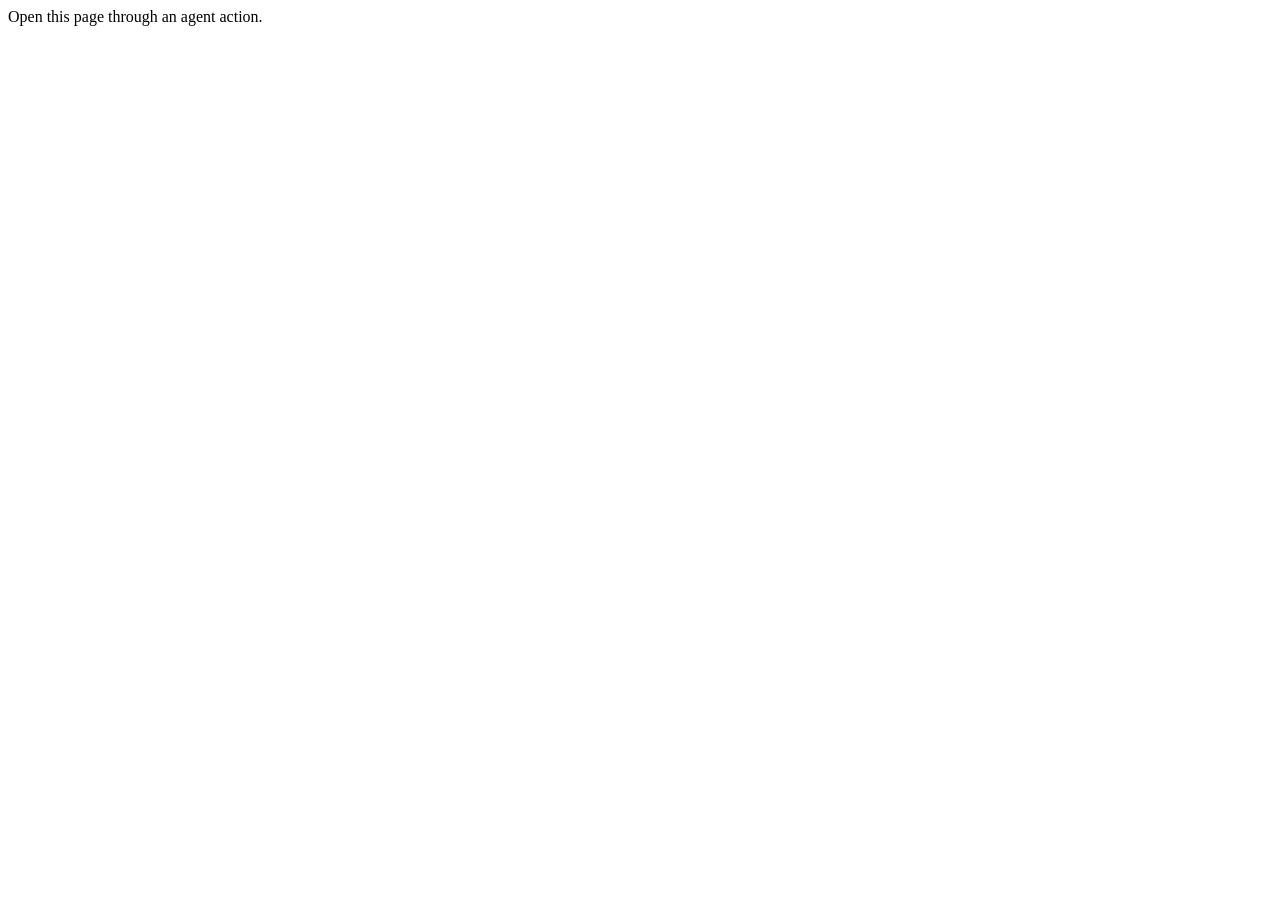
<file: examples/ai_radar/bridge/action-bridge.html>
<!doctype html>
<!--
  Action bridge, copied here by build_network.mjs. Do not edit it.
  Other agent sites load this page in a hidden frame before they run this site's network.
  It reads agent-manifest.json in this folder. That manifest names bridge-actions.js when
  this folder has it, and the page then shares the actions it registers with the callers
  they list. Otherwise it shares no actions and loads none of the site's own code.
  Do not block framing for this folder.
-->
<html lang="en">
  <head>
    <meta charset="utf-8">
    <meta name="robots" content="noindex">
    <title>Action bridge</title>
    <script type="module" src="../runtime/action-bridge.js"></script>
  </head>
  <body></body>
</html>
</file>
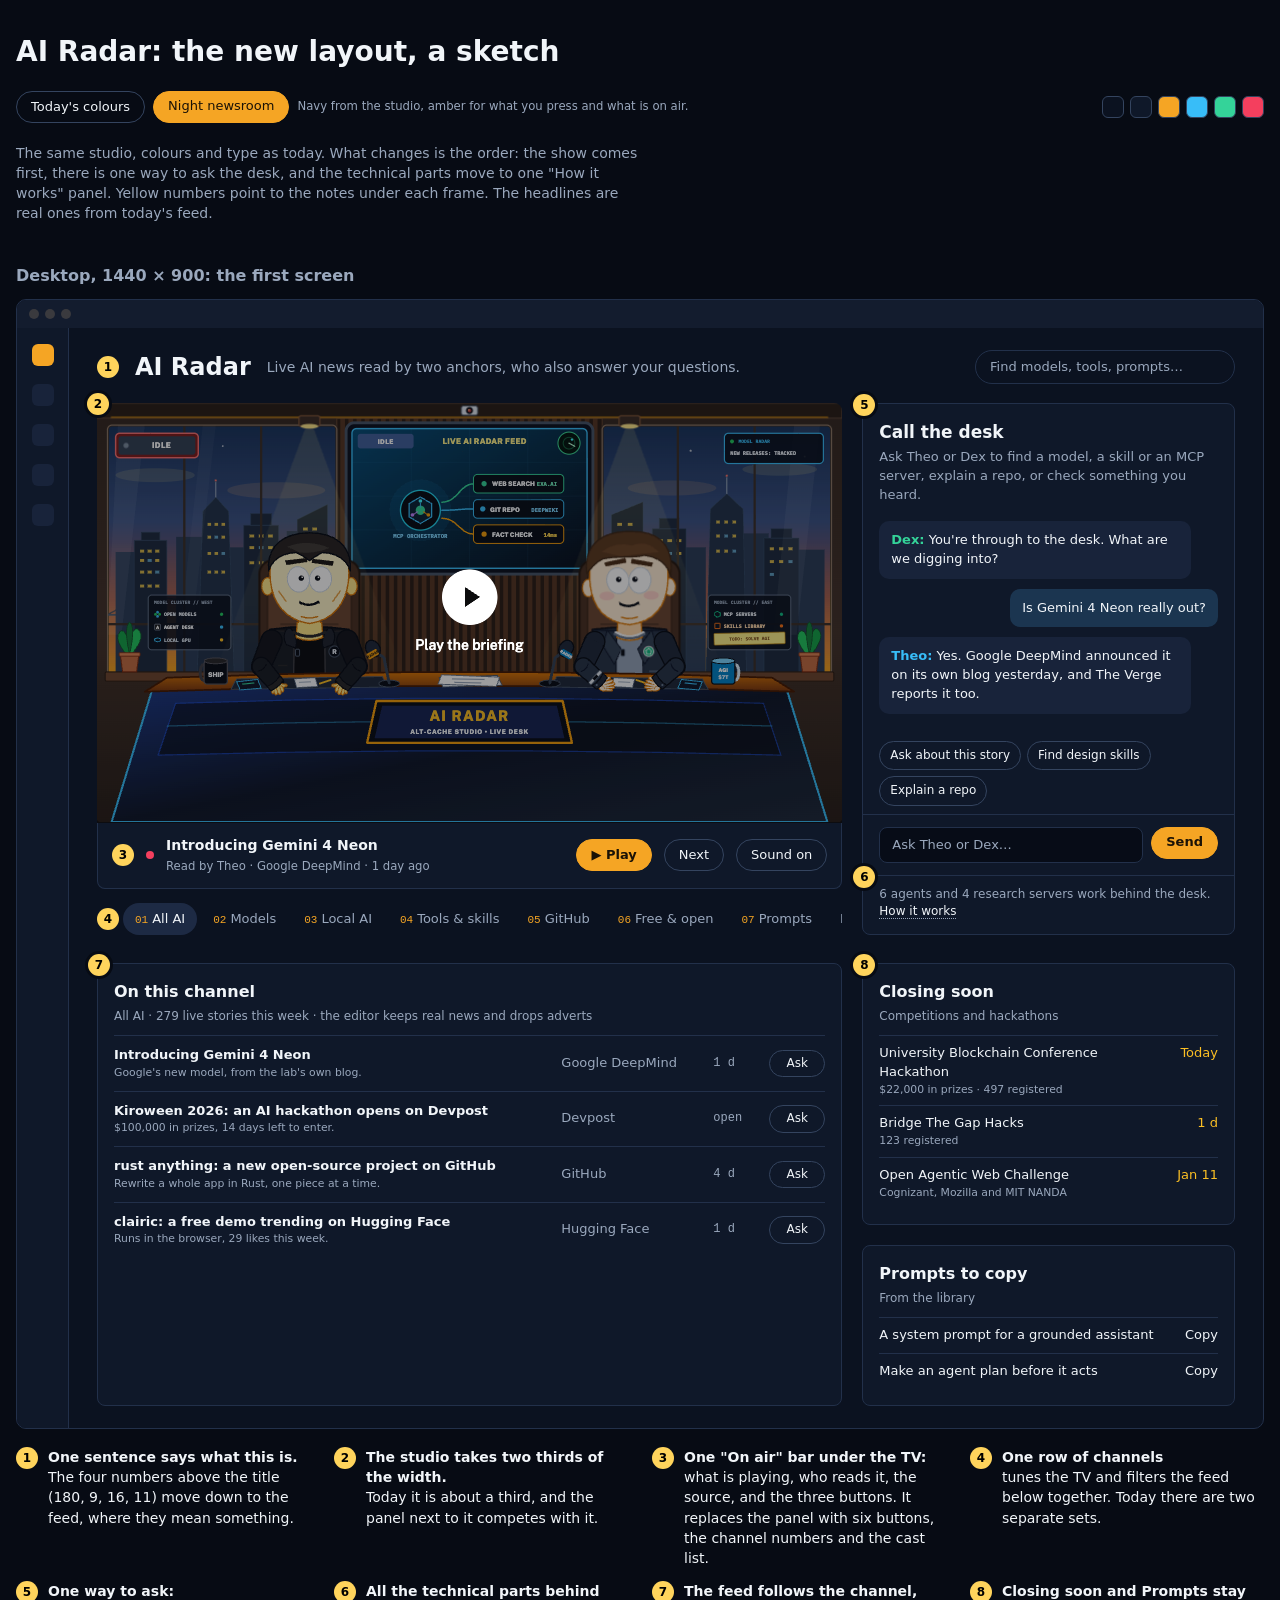
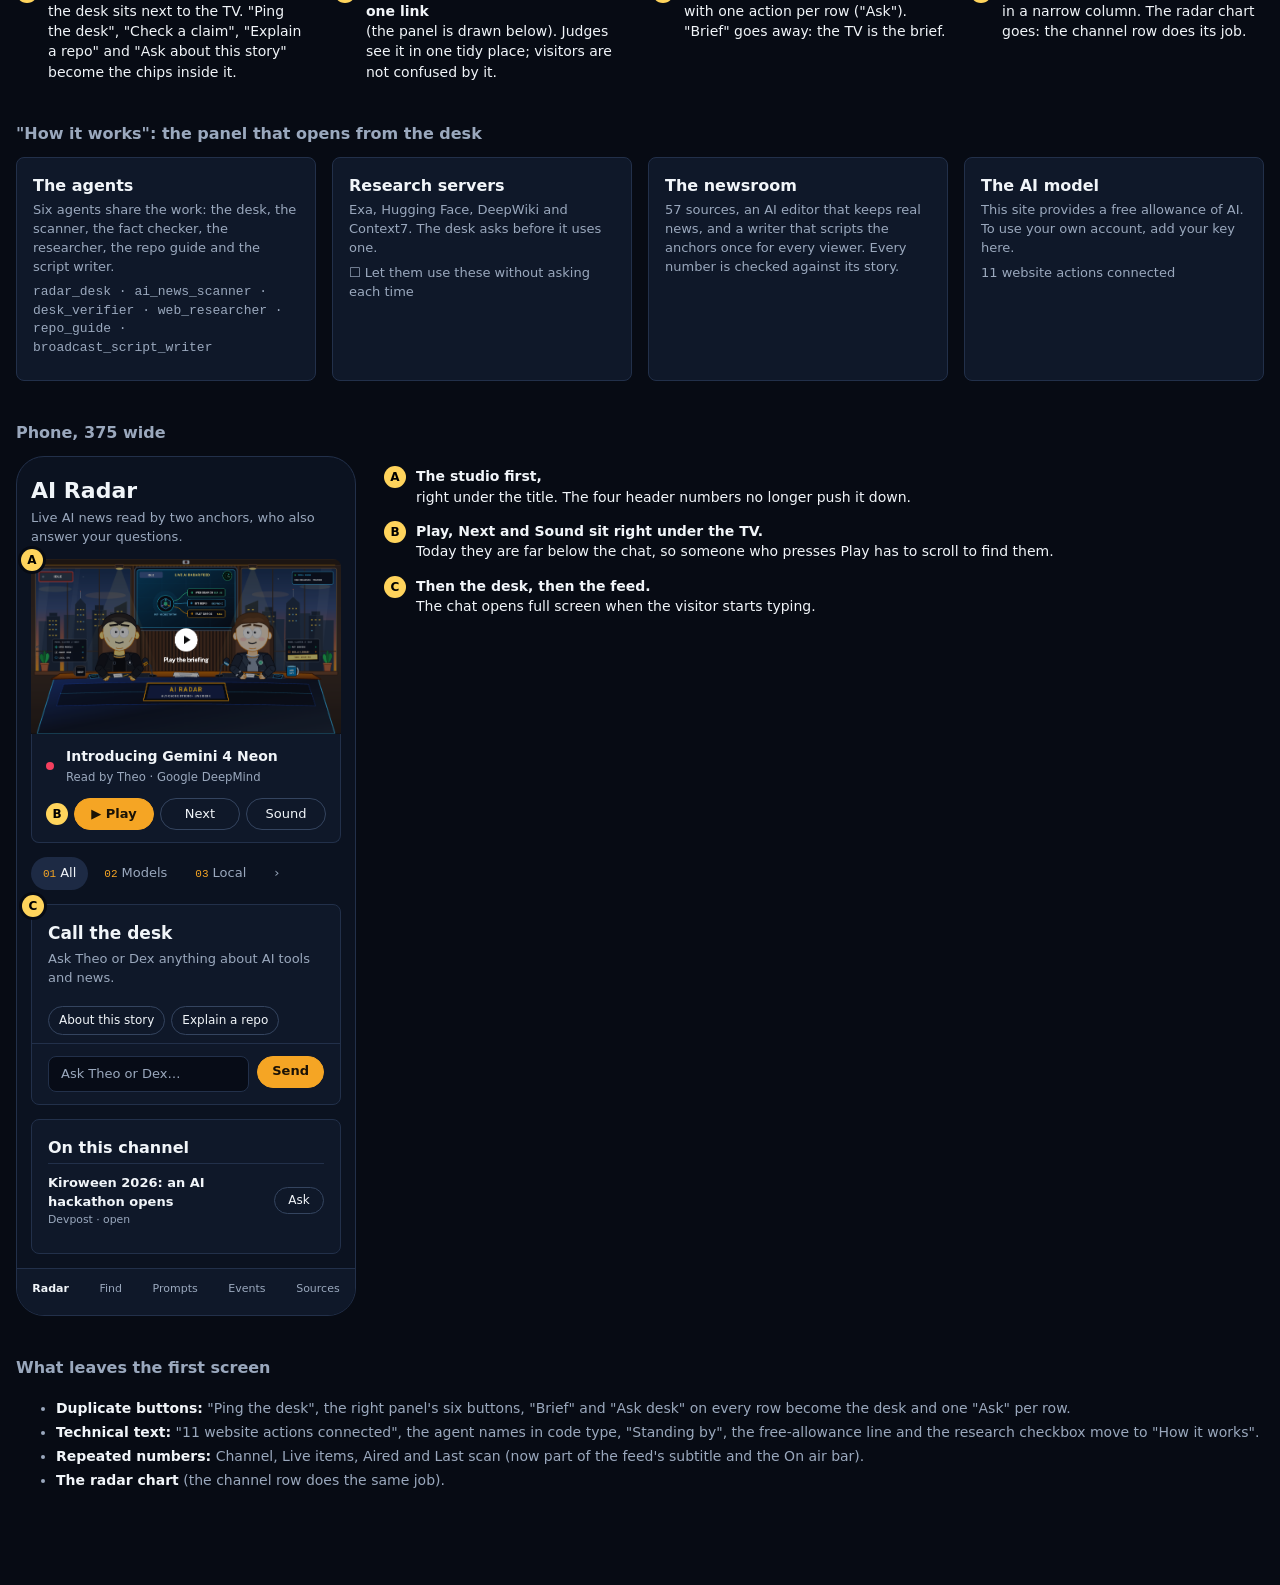
<file: examples/ai_radar/docs/layout-sketch.html>
<!doctype html>
<html lang="en">
<head>
<meta charset="utf-8">
<meta name="viewport" content="width=device-width, initial-scale=1">
<title>AI Radar layout sketch</title>
<style>
  :root {
    --ground: #171719; --surface: #131217; --raised: #212023; --well: #0c0c10;
    --border: #2a2a2e; --text: #fff; --muted: #8a8c92; --accent: #3ddc97;
    --theo: #3df5ff; --dex: #3dff8a; --warning: #d9a441; --note: #ffd45c;
    --page: #0b0b0d; --bar: #1d1d20; --line: #3a3a3e; --mine: #1f3a2e; --primary: #fff; --on-primary: #000; --live: #e5566f;
    --font: "Public Sans", Inter, system-ui, sans-serif;
    --mono: "IBM Plex Mono", ui-monospace, Menlo, monospace;
  }
  /* The night newsroom: the studio's own navy, amber lamps, Theo's cyan and the radar's green. */
  body.night {
    --page: #070b14; --ground: #0b1220; --surface: #0f1829; --raised: #18233a; --well: #070c17;
    --border: #22304a; --bar: #131c2e; --line: #34445f; --text: #f1f5f9; --muted: #9aa8bd;
    --accent: #34d399; --theo: #38bdf8; --dex: #34d399; --warning: #fbbf24;
    --primary: #f5a524; --on-primary: #1a1206; --mine: #1b3550; --live: #f43f5e;
  }
  body.night .tab.on { background: #1d2a44; }
  body.night .tab em { color: var(--primary); }
  body.night .rail span.on { background: var(--primary); }
  .switch { position: sticky; top: 0; z-index: 5; display: flex; flex-wrap: wrap; align-items: center; gap: 8px; padding: 12px 0; margin-bottom: 8px; background: var(--page); }
  .switch .btn[aria-pressed="true"] { background: var(--primary); color: var(--on-primary); border-color: var(--primary); }
  .switch small { color: var(--muted); }
  .swatches { display: flex; gap: 6px; margin-left: auto; }
  .swatches i { width: 22px; height: 22px; border-radius: 6px; border: 1px solid var(--line); }
  * { box-sizing: border-box; }
  body { margin: 0; background: var(--page); color: var(--text); font: 14px/1.45 var(--font); }
  .page { max-width: 1320px; margin: 0 auto; padding: 32px 16px 80px; }
  h1.sheet { font-size: 28px; margin: 0 0 6px; }
  .lede { color: var(--muted); max-width: 70ch; margin: 0 0 28px; }
  h2.frame-title { font-size: 16px; margin: 40px 0 12px; color: var(--muted); font-weight: 600; }

  /* the browser frame */
  .browser { border: 1px solid var(--border); border-radius: 10px; overflow: hidden; background: var(--ground); }
  .bar { height: 28px; background: var(--bar); display: flex; align-items: center; gap: 6px; padding: 0 12px; }
  .bar i { width: 10px; height: 10px; border-radius: 50%; background: #3a3a3e; }

  /* desktop */
  .d { display: grid; grid-template-columns: 52px 1fr; min-height: 900px; }
  .rail { background: var(--surface); border-right: 1px solid var(--border); display: flex; flex-direction: column; align-items: center; gap: 18px; padding: 16px 0; }
  .rail span { width: 22px; height: 22px; border-radius: 6px; background: var(--raised); }
  .rail span.on { background: var(--accent); }
  .d-main { padding: 22px 28px; }
  .top { display: flex; align-items: center; gap: 16px; margin-bottom: 18px; }
  .top h3 { margin: 0; font-size: 24px; }
  .top p { margin: 0; color: var(--muted); flex: 1; }
  .search { width: 260px; height: 34px; border-radius: 999px; border: 1px solid var(--border); color: var(--muted); padding: 7px 14px; font-size: 13px; }
  .show { display: grid; grid-template-columns: minmax(0, 2fr) minmax(300px, 1fr); gap: 20px; }
  .tv img { width: 100%; display: block; border-radius: 8px 8px 0 0; }
  .onair { display: flex; align-items: center; gap: 12px; padding: 12px 14px; background: var(--surface); border: 1px solid var(--border); border-top: 0; border-radius: 0 0 8px 8px; }
  .dot { width: 8px; height: 8px; border-radius: 50%; background: var(--live); flex: none; }
  .onair .what { flex: 1; min-width: 0; }
  .onair .what b { display: block; white-space: nowrap; overflow: hidden; text-overflow: ellipsis; }
  .onair .what small { color: var(--muted); }
  .btn { height: 32px; padding: 0 14px; border-radius: 999px; border: 1px solid var(--line); background: none; color: var(--text); font: inherit; font-size: 13px; display: inline-flex; align-items: center; gap: 6px; white-space: nowrap; }
  .btn.primary { background: var(--primary); color: var(--on-primary); border-color: var(--primary); font-weight: 600; }
  .tabs { display: flex; gap: 4px; margin-top: 14px; overflow: hidden; }
  .tab { padding: 7px 12px; border-radius: 999px; color: var(--muted); font-size: 13px; white-space: nowrap; }
  .tab.on { background: var(--raised); color: var(--text); }
  .tab em { font-style: normal; font-family: var(--mono); font-size: 11px; color: var(--accent); margin-right: 4px; }

  .desk { background: var(--surface); border: 1px solid var(--border); border-radius: 8px; display: flex; flex-direction: column; }
  .desk header { padding: 16px 16px 10px; }
  .desk header h4 { margin: 0 0 4px; font-size: 17px; }
  .desk header p { margin: 0; color: var(--muted); font-size: 13px; }
  .msgs { flex: 1; padding: 6px 16px; display: flex; flex-direction: column; gap: 10px; }
  .msg { background: var(--raised); border-radius: 10px; padding: 10px 12px; font-size: 13px; max-width: 92%; }
  .msg b.theo { color: var(--theo); } .msg b.dex { color: var(--dex); }
  .msg.me { align-self: flex-end; background: var(--mine); }
  .chips { display: flex; flex-wrap: wrap; gap: 6px; padding: 8px 16px; }
  .chip { font-size: 12px; padding: 5px 10px; border-radius: 999px; border: 1px solid var(--line); }
  .ask { display: flex; gap: 8px; padding: 12px 16px; border-top: 1px solid var(--border); }
  .ask div { flex: 1; height: 36px; border-radius: 8px; background: var(--well); border: 1px solid var(--border); color: var(--muted); padding: 8px 12px; font-size: 13px; }
  .how { padding: 10px 16px 14px; color: var(--muted); font-size: 12px; border-top: 1px solid var(--border); }
  .how u { color: var(--text); text-decoration: none; border-bottom: 1px dotted var(--muted); }

  .below { display: grid; grid-template-columns: minmax(0, 2fr) minmax(300px, 1fr); gap: 20px; margin-top: 28px; }
  .card { background: var(--surface); border: 1px solid var(--border); border-radius: 8px; padding: 16px; }
  .card h4 { margin: 0 0 4px; font-size: 16px; }
  .card .sub { color: var(--muted); font-size: 12px; margin: 0 0 10px; }
  .row { display: grid; grid-template-columns: 1fr 140px 44px 56px; gap: 12px; align-items: center; padding: 10px 0; border-top: 1px solid var(--border); font-size: 13px; }
  .row b { font-weight: 600; }
  .row small { display: block; color: var(--muted); font-weight: 400; }
  .row .src { color: var(--muted); }
  .row .age { font-family: var(--mono); font-size: 12px; color: var(--muted); }
  .small-btn { font-size: 12px; padding: 4px 10px; border-radius: 999px; border: 1px solid var(--line); text-align: center; }
  .side { display: flex; flex-direction: column; gap: 20px; }
  .line { display: flex; justify-content: space-between; gap: 10px; padding: 8px 0; border-top: 1px solid var(--border); font-size: 13px; }
  .line span:last-child { color: var(--warning); white-space: nowrap; }
  .line small { display: block; color: var(--muted); }

  /* notes */
  .pin { display: inline-grid; place-items: center; width: 22px; height: 22px; border-radius: 50%; background: var(--note); color: #000; font: 700 12px var(--font); flex: none; }
  .has-pin { position: relative; }
  .has-pin > .pin { position: absolute; top: -10px; left: -10px; z-index: 2; box-shadow: 0 0 0 3px var(--page); }
  /* In a row, the number sits in line, so it covers no words. */
  .top > .pin, .onair > .pin, .tabs > .pin, .controls > .pin { position: static; box-shadow: none; align-self: center; }
  .notes { display: grid; grid-template-columns: repeat(auto-fit, minmax(280px, 1fr)); gap: 12px 24px; margin-top: 18px; }
  .note { display: flex; gap: 10px; align-items: flex-start; }
  .note p { margin: 0; }
  .note p b { display: block; }

  /* drawer */
  .drawer { display: grid; grid-template-columns: repeat(auto-fit, minmax(240px, 1fr)); gap: 16px; }
  .drawer .card p { margin: 0 0 6px; color: var(--muted); font-size: 13px; }
  .code { font-family: var(--mono); font-size: 12px; color: var(--text); }

  /* phone */
  .phones { display: flex; gap: 28px; flex-wrap: wrap; align-items: flex-start; }
  .phone { width: 340px; border: 1px solid var(--border); border-radius: 28px; overflow: hidden; background: var(--ground); flex: none; }
  .phone .in { padding: 18px 14px 0; }
  .phone h3 { margin: 0; font-size: 22px; }
  .phone .tag { color: var(--muted); font-size: 13px; margin: 2px 0 12px; }
  .phone .tv img { border-radius: 8px 8px 0 0; }
  .phone .onair { flex-wrap: wrap; }
  .phone .controls { display: flex; gap: 6px; width: 100%; }
  .phone .controls .btn { flex: 1; justify-content: center; padding: 0 8px; }
  .navbar { display: flex; justify-content: space-around; padding: 12px 0 18px; margin-top: 14px; border-top: 1px solid var(--border); background: var(--surface); font-size: 11px; color: var(--muted); }
  .navbar b { color: var(--text); font-weight: 600; }
  .phone-notes { flex: 1; min-width: 260px; display: flex; flex-direction: column; gap: 14px; padding-top: 10px; }

  .gone { margin-top: 18px; color: var(--muted); }
  .gone li { margin: 4px 0; }
  .gone b { color: var(--text); font-weight: 600; }
  @media (max-width: 900px) {
    .show, .below { grid-template-columns: minmax(0, 1fr); }
    .d { grid-template-columns: minmax(0, 1fr); } .rail { display: none; }
    .d-main { padding: 18px 14px; }
    .top { flex-wrap: wrap; } .top p { flex-basis: 100%; } .search { width: 100%; }
    .onair { flex-wrap: wrap; } .onair .what { flex-basis: 100%; }
    .phone { width: 100%; max-width: 340px; }
    .row { grid-template-columns: 1fr 56px; } .row .src, .row .age { display: none; }
  }
</style>
</head>
<body class="night">
<div class="page">
  <h1 class="sheet">AI Radar: the new layout, a sketch</h1>
  <div class="switch" role="group" aria-label="Colours">
    <button class="btn" type="button" data-palette="" aria-pressed="false">Today's colours</button>
    <button class="btn" type="button" data-palette="night" aria-pressed="true">Night newsroom</button>
    <small id="palette-note">Navy from the studio, amber for what you press and what is on air.</small>
    <span class="swatches"><i style="background:var(--ground)"></i><i style="background:var(--surface)"></i><i style="background:var(--primary)"></i><i style="background:var(--theo)"></i><i style="background:var(--dex)"></i><i style="background:var(--live)"></i></span>
  </div>
  <p class="lede">The same studio, colours and type as today. What changes is the order: the show comes first, there is one way to ask the desk, and the technical parts move to one "How it works" panel. Yellow numbers point to the notes under each frame. The headlines are real ones from today's feed.</p>

  <h2 class="frame-title">Desktop, 1440 × 900: the first screen</h2>
  <div class="browser">
    <div class="bar"><i></i><i></i><i></i></div>
    <div class="d">
      <nav class="rail"><span class="on"></span><span></span><span></span><span></span><span></span></nav>
      <main class="d-main">
        <div class="top has-pin">
          <span class="pin">1</span>
          <h3>AI Radar</h3>
          <p>Live AI news read by two anchors, who also answer your questions.</p>
          <div class="search">Find models, tools, prompts…</div>
        </div>

        <div class="show">
          <section class="has-pin">
            <span class="pin">2</span>
            <div class="tv"><img src="sketch-studio.png" alt="The AI Radar studio, as it is today"></div>
            <div class="onair has-pin">
              <span class="pin">3</span>
              <span class="dot"></span>
              <div class="what"><b>Introducing Gemini 4 Neon</b><small>Read by Theo · Google DeepMind · 1 day ago</small></div>
              <button class="btn primary">▶ Play</button>
              <button class="btn">Next</button>
              <button class="btn">Sound on</button>
            </div>
            <div class="tabs has-pin">
              <span class="pin">4</span>
              <span class="tab on"><em>01</em>All AI</span><span class="tab"><em>02</em>Models</span><span class="tab"><em>03</em>Local AI</span><span class="tab"><em>04</em>Tools &amp; skills</span><span class="tab"><em>05</em>GitHub</span><span class="tab"><em>06</em>Free &amp; open</span><span class="tab"><em>07</em>Prompts</span><span class="tab">More ›</span>
            </div>
          </section>

          <aside class="desk has-pin">
            <span class="pin">5</span>
            <header>
              <h4>Call the desk</h4>
              <p>Ask Theo or Dex to find a model, a skill or an MCP server, explain a repo, or check something you heard.</p>
            </header>
            <div class="msgs">
              <div class="msg"><b class="dex">Dex:</b> You're through to the desk. What are we digging into?</div>
              <div class="msg me">Is Gemini 4 Neon really out?</div>
              <div class="msg"><b class="theo">Theo:</b> Yes. Google DeepMind announced it on its own blog yesterday, and The Verge reports it too.</div>
            </div>
            <div class="chips"><span class="chip">Ask about this story</span><span class="chip">Find design skills</span><span class="chip">Explain a repo</span></div>
            <div class="ask"><div>Ask Theo or Dex…</div><button class="btn primary">Send</button></div>
            <div class="how has-pin"><span class="pin">6</span>6 agents and 4 research servers work behind the desk. <u>How it works</u></div>
          </aside>
        </div>

        <div class="below">
          <section class="card has-pin">
            <span class="pin">7</span>
            <h4>On this channel</h4>
            <p class="sub">All AI · 279 live stories this week · the editor keeps real news and drops adverts</p>
            <div class="row"><b>Introducing Gemini 4 Neon<small>Google's new model, from the lab's own blog.</small></b><span class="src">Google DeepMind</span><span class="age">1 d</span><span class="small-btn">Ask</span></div>
            <div class="row"><b>Kiroween 2026: an AI hackathon opens on Devpost<small>$100,000 in prizes, 14 days left to enter.</small></b><span class="src">Devpost</span><span class="age">open</span><span class="small-btn">Ask</span></div>
            <div class="row"><b>rust anything: a new open-source project on GitHub<small>Rewrite a whole app in Rust, one piece at a time.</small></b><span class="src">GitHub</span><span class="age">4 d</span><span class="small-btn">Ask</span></div>
            <div class="row"><b>clairic: a free demo trending on Hugging Face<small>Runs in the browser, 29 likes this week.</small></b><span class="src">Hugging Face</span><span class="age">1 d</span><span class="small-btn">Ask</span></div>
          </section>
          <div class="side">
            <section class="card has-pin">
              <span class="pin">8</span>
              <h4>Closing soon</h4>
              <p class="sub">Competitions and hackathons</p>
              <div class="line"><span>University Blockchain Conference Hackathon<small>$22,000 in prizes · 497 registered</small></span><span>Today</span></div>
              <div class="line"><span>Bridge The Gap Hacks<small>123 registered</small></span><span>1 d</span></div>
              <div class="line"><span>Open Agentic Web Challenge<small>Cognizant, Mozilla and MIT NANDA</small></span><span>Jan 11</span></div>
            </section>
            <section class="card">
              <h4>Prompts to copy</h4>
              <p class="sub">From the library</p>
              <div class="line"><span>A system prompt for a grounded assistant</span><span style="color:var(--text)">Copy</span></div>
              <div class="line"><span>Make an agent plan before it acts</span><span style="color:var(--text)">Copy</span></div>
            </section>
          </div>
        </div>
      </main>
    </div>
  </div>

  <div class="notes">
    <div class="note"><span class="pin">1</span><p><b>One sentence says what this is.</b> The four numbers above the title (180, 9, 16, 11) move down to the feed, where they mean something.</p></div>
    <div class="note"><span class="pin">2</span><p><b>The studio takes two thirds of the width.</b> Today it is about a third, and the panel next to it competes with it.</p></div>
    <div class="note"><span class="pin">3</span><p><b>One "On air" bar under the TV:</b> what is playing, who reads it, the source, and the three buttons. It replaces the panel with six buttons, the channel numbers and the cast list.</p></div>
    <div class="note"><span class="pin">4</span><p><b>One row of channels</b> tunes the TV and filters the feed below together. Today there are two separate sets.</p></div>
    <div class="note"><span class="pin">5</span><p><b>One way to ask:</b> the desk sits next to the TV. "Ping the desk", "Check a claim", "Explain a repo" and "Ask about this story" become the chips inside it.</p></div>
    <div class="note"><span class="pin">6</span><p><b>All the technical parts behind one link</b> (the panel is drawn below). Judges see it in one tidy place; visitors are not confused by it.</p></div>
    <div class="note"><span class="pin">7</span><p><b>The feed follows the channel,</b> with one action per row ("Ask"). "Brief" goes away: the TV is the brief.</p></div>
    <div class="note"><span class="pin">8</span><p><b>Closing soon and Prompts stay</b> in a narrow column. The radar chart goes: the channel row does its job.</p></div>
  </div>

  <h2 class="frame-title">"How it works": the panel that opens from the desk</h2>
  <div class="drawer">
    <div class="card"><h4>The agents</h4><p>Six agents share the work: the desk, the scanner, the fact checker, the researcher, the repo guide and the script writer.</p><p class="code">radar_desk · ai_news_scanner · desk_verifier · web_researcher · repo_guide · broadcast_script_writer</p></div>
    <div class="card"><h4>Research servers</h4><p>Exa, Hugging Face, DeepWiki and Context7. The desk asks before it uses one.</p><p>☐ Let them use these without asking each time</p></div>
    <div class="card"><h4>The newsroom</h4><p>57 sources, an AI editor that keeps real news, and a writer that scripts the anchors once for every viewer. Every number is checked against its story.</p></div>
    <div class="card"><h4>The AI model</h4><p>This site provides a free allowance of AI. To use your own account, add your key here.</p><p>11 website actions connected</p></div>
  </div>

  <h2 class="frame-title">Phone, 375 wide</h2>
  <div class="phones">
    <div class="phone">
      <div class="in">
        <h3>AI Radar</h3>
        <p class="tag">Live AI news read by two anchors, who also answer your questions.</p>
        <div class="tv has-pin"><span class="pin">A</span><img src="sketch-studio.png" alt=""></div>
        <div class="onair">
          <span class="dot"></span>
          <div class="what"><b>Introducing Gemini 4 Neon</b><small>Read by Theo · Google DeepMind</small></div>
          <div class="controls has-pin"><span class="pin">B</span><button class="btn primary">▶ Play</button><button class="btn">Next</button><button class="btn">Sound</button></div>
        </div>
        <div class="tabs"><span class="tab on"><em>01</em>All</span><span class="tab"><em>02</em>Models</span><span class="tab"><em>03</em>Local</span><span class="tab">›</span></div>
        <div class="desk has-pin" style="margin-top:14px">
          <span class="pin">C</span>
          <header><h4>Call the desk</h4><p>Ask Theo or Dex anything about AI tools and news.</p></header>
          <div class="chips"><span class="chip">About this story</span><span class="chip">Explain a repo</span></div>
          <div class="ask"><div>Ask Theo or Dex…</div><button class="btn primary">Send</button></div>
        </div>
        <div class="card" style="margin-top:14px"><h4>On this channel</h4>
          <div class="row" style="grid-template-columns:1fr 50px"><b>Kiroween 2026: an AI hackathon opens<small>Devpost · open</small></b><span class="small-btn">Ask</span></div>
        </div>
      </div>
      <div class="navbar"><b>Radar</b><span>Find</span><span>Prompts</span><span>Events</span><span>Sources</span></div>
    </div>
    <div class="phone-notes">
      <div class="note"><span class="pin">A</span><p><b>The studio first,</b> right under the title. The four header numbers no longer push it down.</p></div>
      <div class="note"><span class="pin">B</span><p><b>Play, Next and Sound sit right under the TV.</b> Today they are far below the chat, so someone who presses Play has to scroll to find them.</p></div>
      <div class="note"><span class="pin">C</span><p><b>Then the desk, then the feed.</b> The chat opens full screen when the visitor starts typing.</p></div>
    </div>
  </div>

  <h2 class="frame-title">What leaves the first screen</h2>
  <ul class="gone">
    <li><b>Duplicate buttons:</b> "Ping the desk", the right panel's six buttons, "Brief" and "Ask desk" on every row become the desk and one "Ask" per row.</li>
    <li><b>Technical text:</b> "11 website actions connected", the agent names in code type, "Standing by", the free-allowance line and the research checkbox move to "How it works".</li>
    <li><b>Repeated numbers:</b> Channel, Live items, Aired and Last scan (now part of the feed's subtitle and the On air bar).</li>
    <li><b>The radar chart</b> (the channel row does the same job).</li>
  </ul>
</div>
<script>
  const notes = { "": "Neutral grey-black with a mint accent, as the site is now.", night: "Navy from the studio, amber for what you press and what is on air." };
  for (const b of document.querySelectorAll(".switch .btn")) {
    b.addEventListener("click", () => {
      document.body.className = b.dataset.palette;
      for (const o of document.querySelectorAll(".switch .btn")) o.setAttribute("aria-pressed", String(o === b));
      document.querySelector("#palette-note").textContent = notes[b.dataset.palette];
    });
  }
</script>
</body>
</html>
</file>
